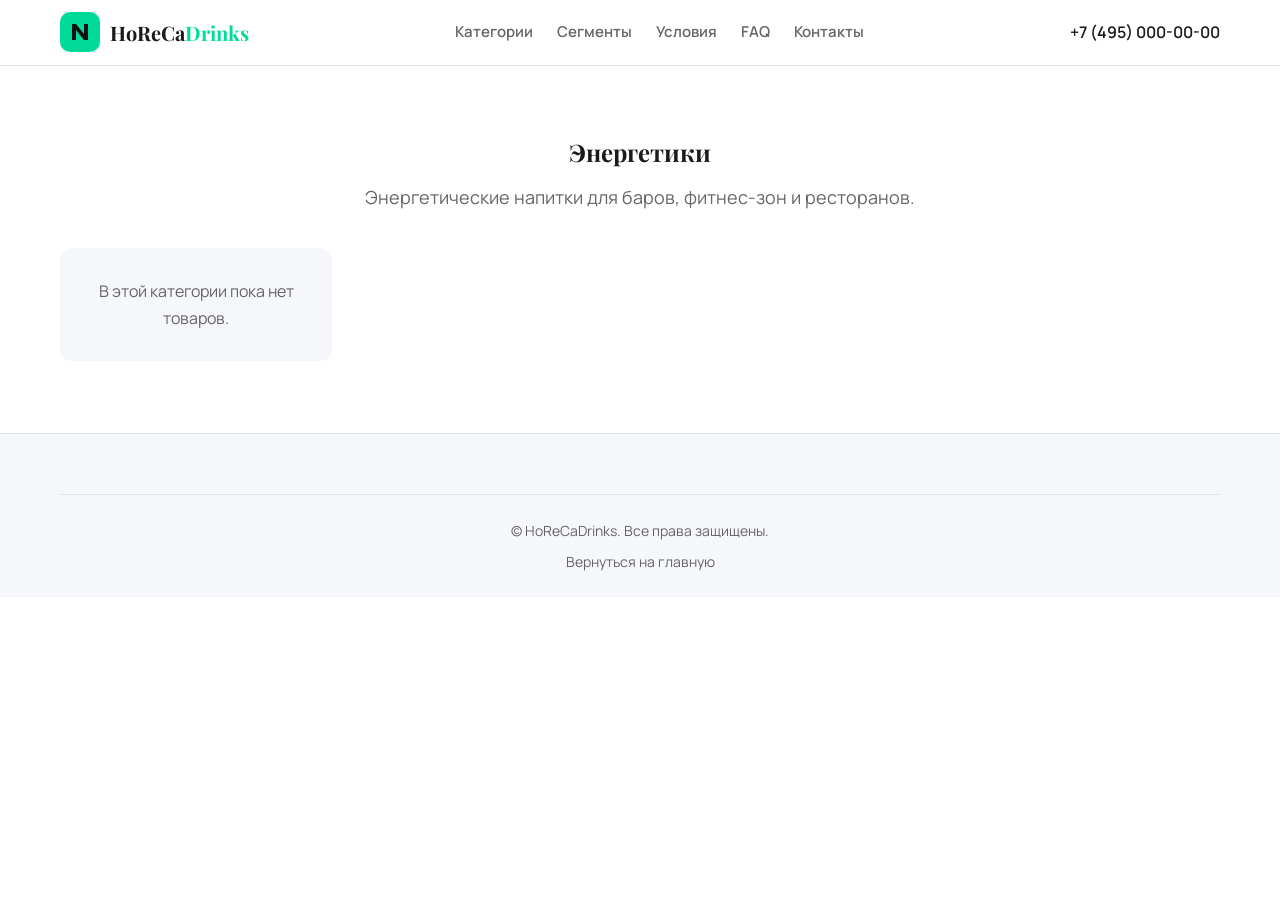
<file: energy.html>
<!DOCTYPE html>
<html lang="ru">
<head>
  <meta charset="UTF-8">
  <meta name="viewport" content="width=device-width, initial-scale=1.0">
  <title>Энергетики — HoReCaDrinks</title>
  <link rel="preconnect" href="https://fonts.googleapis.com">
  <link rel="preconnect" href="https://fonts.gstatic.com" crossorigin>
  <link href="https://fonts.googleapis.com/css2?family=Manrope:wght@400;500;600;700;800&family=Playfair+Display:wght@600;700;800&display=swap" rel="stylesheet">
  <link rel="stylesheet" href="css/style.css">
  <link rel="stylesheet" href="css/catalog.css">
</head>
<body>
  <header class="header" id="header">
    <div class="container header-inner">
      <a href="index.html" class="logo">
        <svg width="40" height="40" viewBox="0 0 40 40" fill="none" aria-hidden="true">
          <rect width="40" height="40" rx="10" fill="#00db99"/>
          <path d="M12 28V12h4l8 10V12h4v16h-4l-8-10v10h-4z" fill="#121212"/>
        </svg>
        <span class="logo-text">HoReCa<span class="logo-accent">Drinks</span></span>
      </a>
      <nav class="nav">
        <a href="index.html#categories">Категории</a>
        <a href="index.html#segments">Сегменты</a>
        <a href="index.html#conditions">Условия</a>
        <a href="index.html#faq">FAQ</a>
        <a href="index.html#contacts">Контакты</a>
      </nav>
      <div class="header-actions">
        <a href="tel:+74950000000" class="header-phone">+7 (495) 000-00-00</a>
      </div>
    </div>
  </header>

  <main>
    <section class="section excel-products-section">
      <div class="container">
        <h1 class="section-title">Энергетики</h1>
        <p class="section-subtitle">Энергетические напитки для баров, фитнес-зон и ресторанов.</p>
        <div class="excel-products-grid" data-excel-products data-excel-category="Энергетики"></div>
      </div>
    </section>
  </main>

  <footer class="footer" id="contacts">
    <div class="container">
      <div class="footer-bottom">
        <p>© <span class="copyright-year"></span> HoReCaDrinks. Все права защищены.</p>
        <p><a href="index.html">Вернуться на главную</a></p>
      </div>
    </div>
  </footer>

  <script src="js/catalog-data.js"></script>
  <script src="js/catalog.js"></script>
</body>
</html>
</file>
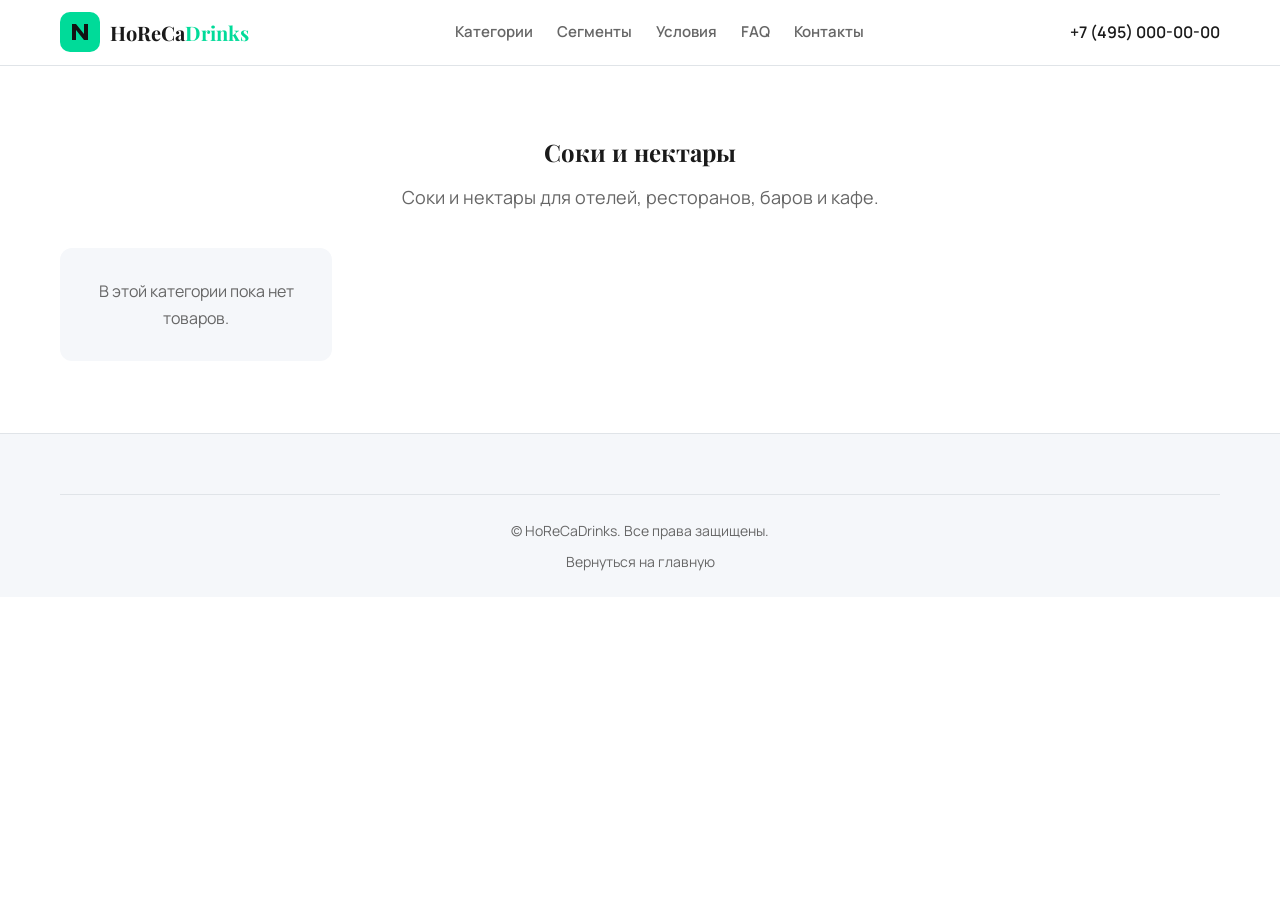
<file: juice.html>
<!DOCTYPE html>
<html lang="ru">
<head>
  <meta charset="UTF-8">
  <meta name="viewport" content="width=device-width, initial-scale=1.0">
  <title>Соки и нектары — HoReCaDrinks</title>
  <link rel="preconnect" href="https://fonts.googleapis.com">
  <link rel="preconnect" href="https://fonts.gstatic.com" crossorigin>
  <link href="https://fonts.googleapis.com/css2?family=Manrope:wght@400;500;600;700;800&family=Playfair+Display:wght@600;700;800&display=swap" rel="stylesheet">
  <link rel="stylesheet" href="css/style.css">
  <link rel="stylesheet" href="css/catalog.css">
</head>
<body>
  <header class="header" id="header">
    <div class="container header-inner">
      <a href="index.html" class="logo">
        <svg width="40" height="40" viewBox="0 0 40 40" fill="none" aria-hidden="true">
          <rect width="40" height="40" rx="10" fill="#00db99"/>
          <path d="M12 28V12h4l8 10V12h4v16h-4l-8-10v10h-4z" fill="#121212"/>
        </svg>
        <span class="logo-text">HoReCa<span class="logo-accent">Drinks</span></span>
      </a>
      <nav class="nav">
        <a href="index.html#categories">Категории</a>
        <a href="index.html#segments">Сегменты</a>
        <a href="index.html#conditions">Условия</a>
        <a href="index.html#faq">FAQ</a>
        <a href="index.html#contacts">Контакты</a>
      </nav>
      <div class="header-actions">
        <a href="tel:+74950000000" class="header-phone">+7 (495) 000-00-00</a>
      </div>
    </div>
  </header>

  <main>
    <section class="section excel-products-section">
      <div class="container">
        <h1 class="section-title">Соки и нектары</h1>
        <p class="section-subtitle">Соки и нектары для отелей, ресторанов, баров и кафе.</p>
        <div class="excel-products-grid" data-excel-products data-excel-category="Соки и нектары"></div>
      </div>
    </section>
  </main>

  <footer class="footer" id="contacts">
    <div class="container">
      <div class="footer-bottom">
        <p>© <span class="copyright-year"></span> HoReCaDrinks. Все права защищены.</p>
        <p><a href="index.html">Вернуться на главную</a></p>
      </div>
    </div>
  </footer>

  <script src="js/catalog-data.js"></script>
  <script src="js/catalog.js"></script>
</body>
</html>
</file>
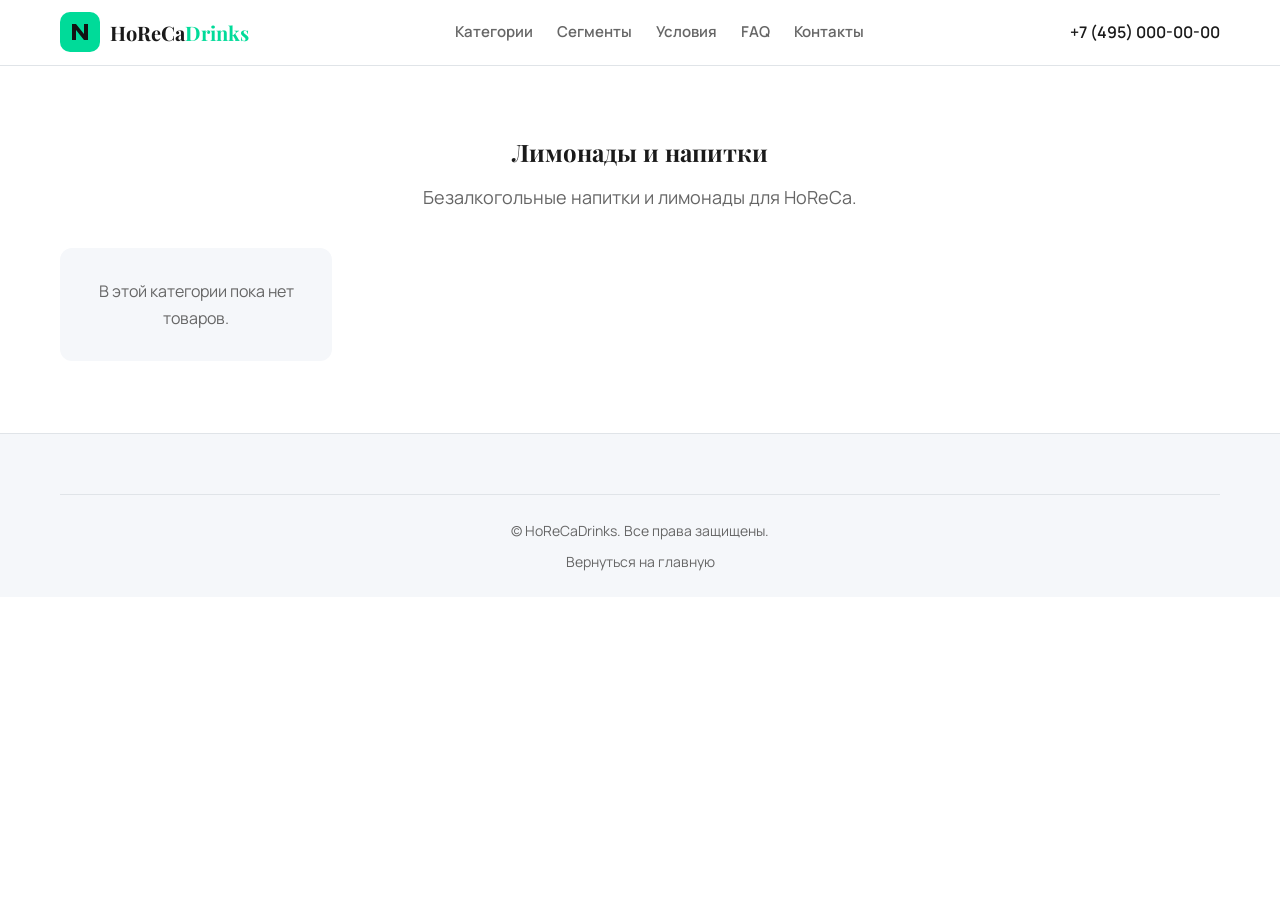
<file: lemonade.html>
<!DOCTYPE html>
<html lang="ru">
<head>
  <meta charset="UTF-8">
  <meta name="viewport" content="width=device-width, initial-scale=1.0">
  <title>Лимонады и напитки — HoReCaDrinks</title>
  <link rel="preconnect" href="https://fonts.googleapis.com">
  <link rel="preconnect" href="https://fonts.gstatic.com" crossorigin>
  <link href="https://fonts.googleapis.com/css2?family=Manrope:wght@400;500;600;700;800&family=Playfair+Display:wght@600;700;800&display=swap" rel="stylesheet">
  <link rel="stylesheet" href="css/style.css">
  <link rel="stylesheet" href="css/catalog.css">
</head>
<body>
  <header class="header" id="header">
    <div class="container header-inner">
      <a href="index.html" class="logo">
        <svg width="40" height="40" viewBox="0 0 40 40" fill="none" aria-hidden="true">
          <rect width="40" height="40" rx="10" fill="#00db99"/>
          <path d="M12 28V12h4l8 10V12h4v16h-4l-8-10v10h-4z" fill="#121212"/>
        </svg>
        <span class="logo-text">HoReCa<span class="logo-accent">Drinks</span></span>
      </a>
      <nav class="nav">
        <a href="index.html#categories">Категории</a>
        <a href="index.html#segments">Сегменты</a>
        <a href="index.html#conditions">Условия</a>
        <a href="index.html#faq">FAQ</a>
        <a href="index.html#contacts">Контакты</a>
      </nav>
      <div class="header-actions">
        <a href="tel:+74950000000" class="header-phone">+7 (495) 000-00-00</a>
      </div>
    </div>
  </header>

  <main>
    <section class="section excel-products-section">
      <div class="container">
        <h1 class="section-title">Лимонады и напитки</h1>
        <p class="section-subtitle">Безалкогольные напитки и лимонады для HoReCa.</p>
        <div class="excel-products-grid" data-excel-products data-excel-category="Лимонады и напитки"></div>
      </div>
    </section>
  </main>

  <footer class="footer" id="contacts">
    <div class="container">
      <div class="footer-bottom">
        <p>© <span class="copyright-year"></span> HoReCaDrinks. Все права защищены.</p>
        <p><a href="index.html">Вернуться на главную</a></p>
      </div>
    </div>
  </footer>

  <script src="js/catalog-data.js"></script>
  <script src="js/catalog.js"></script>
</body>
</html>
</file>
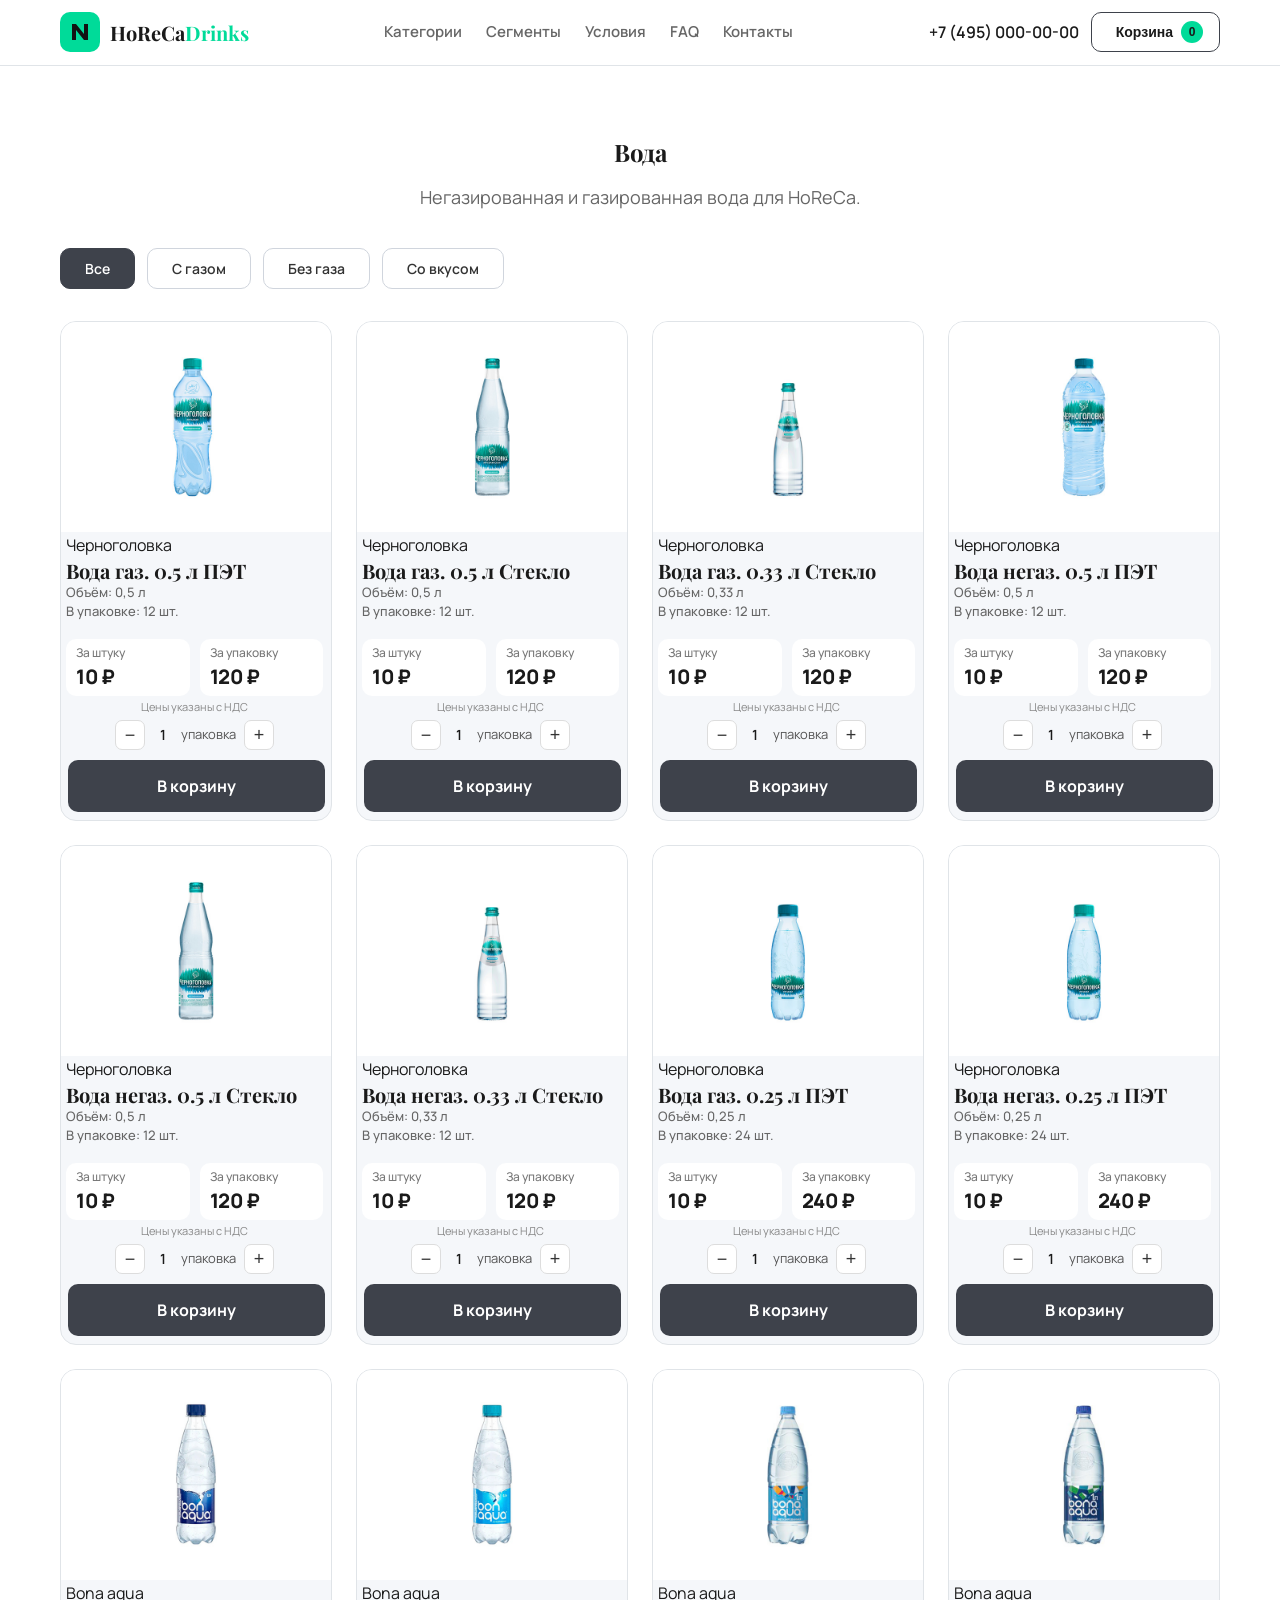
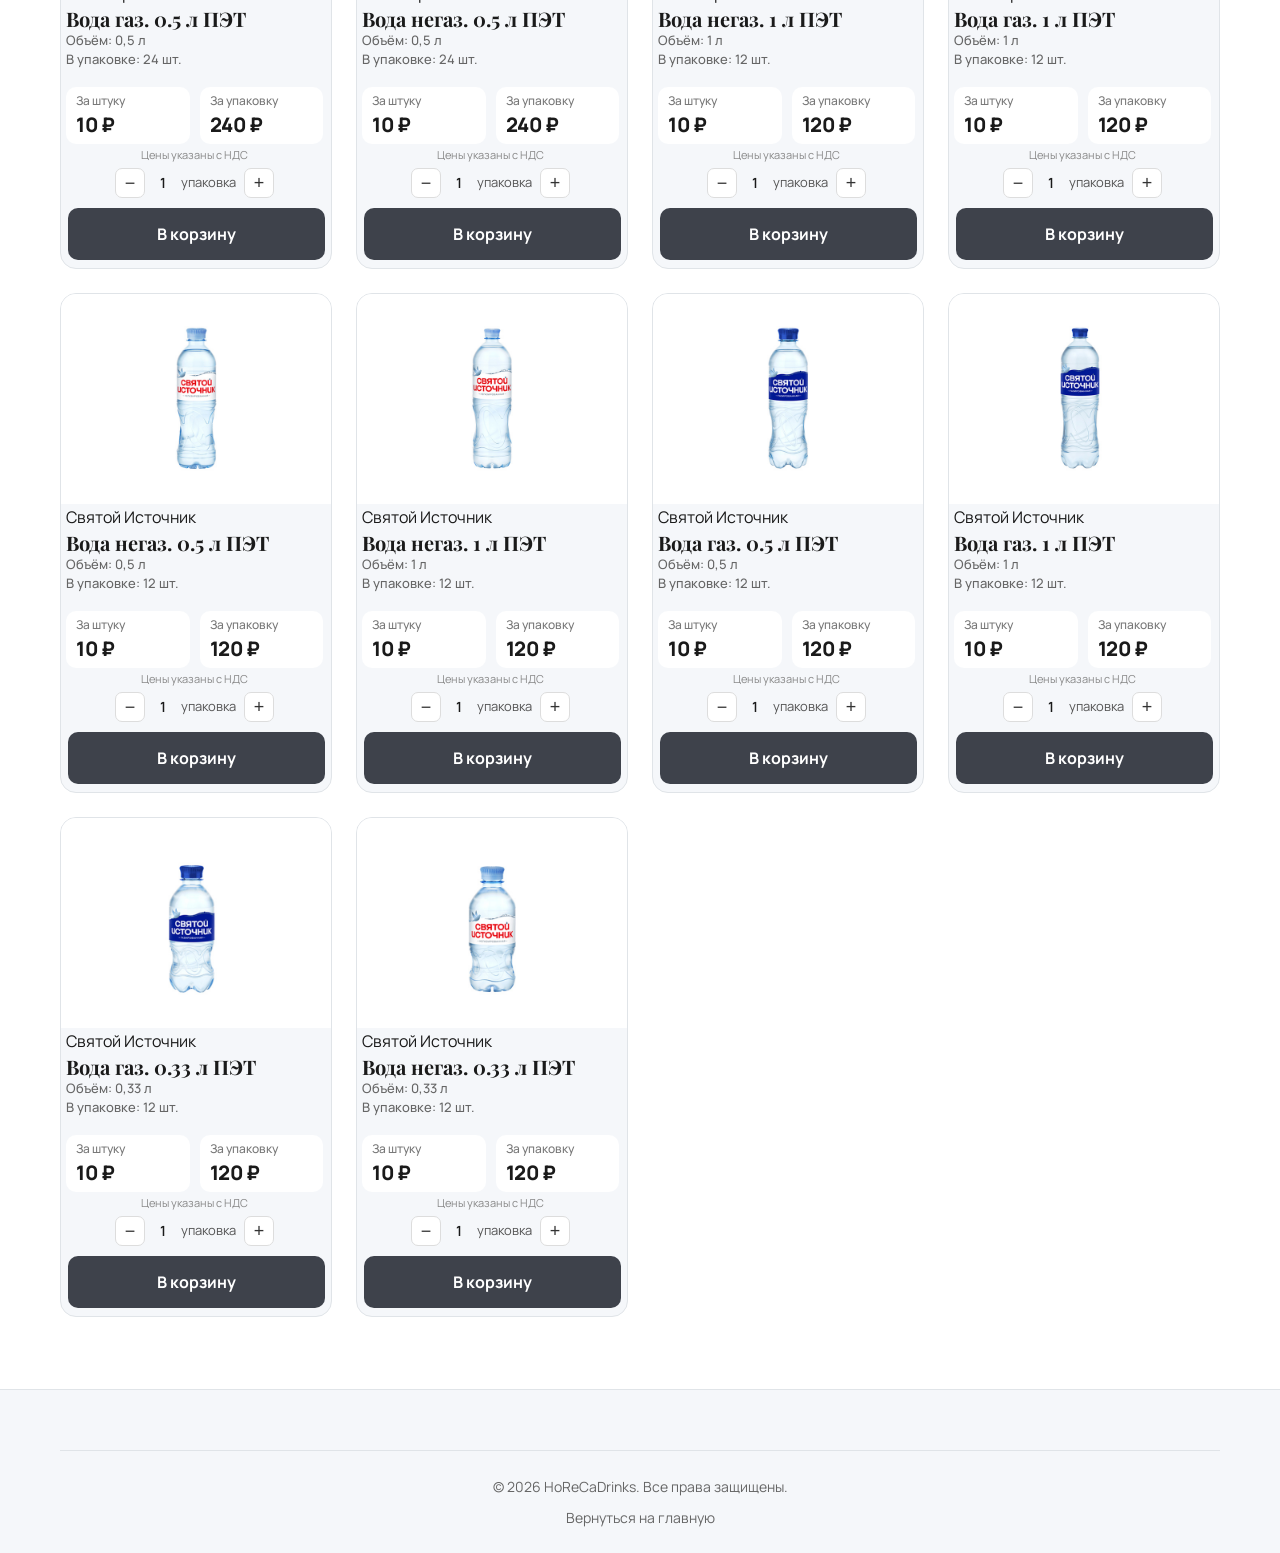
<file: water.html>
<!DOCTYPE html>
<html lang="ru">
<head>
  <meta charset="UTF-8">
  <meta name="viewport" content="width=device-width, initial-scale=1.0">
  <title>Вода — HoReCaDrinks</title>
  <link rel="preconnect" href="https://fonts.googleapis.com">
  <link rel="preconnect" href="https://fonts.gstatic.com" crossorigin>
  <link href="https://fonts.googleapis.com/css2?family=Manrope:wght@400;500;600;700;800&family=Playfair+Display:wght@600;700;800&display=swap" rel="stylesheet">
  <link rel="stylesheet" href="css/style.css">
  <link rel="stylesheet" href="css/catalog.css">
</head>
<body>
  <header class="header" id="header">
    <div class="container header-inner">
      <a href="index.html" class="logo">
        <svg width="40" height="40" viewBox="0 0 40 40" fill="none" aria-hidden="true">
          <rect width="40" height="40" rx="10" fill="#00db99"/>
          <path d="M12 28V12h4l8 10V12h4v16h-4l-8-10v10h-4z" fill="#121212"/>
        </svg>
        <span class="logo-text">HoReCa<span class="logo-accent">Drinks</span></span>
      </a>
      <nav class="nav">
        <a href="index.html#categories">Категории</a>
        <a href="index.html#segments">Сегменты</a>
        <a href="index.html#conditions">Условия</a>
        <a href="index.html#faq">FAQ</a>
        <a href="index.html#contacts">Контакты</a>
      </nav>
      <div class="header-actions">
        <a href="tel:+74950000000" class="header-phone"><i class="fas fa-phone"></i> +7 (495) 000-00-00</a>

        <!-- Кнопка корзины -->
        <button class="header-cart" id="cart-button" aria-label="Открыть корзину">
          <i class="fas fa-shopping-cart"></i>
          <span class="cart-text">Корзина</span>
          <span class="cart-badge" id="cart-count">0</span>
        </button>
      </div>
    </div>
  </header>

  <main>
    <section class="section excel-products-section">
      <div class="container">
        <h1 class="section-title">Вода</h1>
        <p class="section-subtitle">Негазированная и газированная вода для HoReCa.</p>
        <div class="subcategory-filters">
          <button class="subcategory-btn active" data-subcategory="">Все</button>
          <button class="subcategory-btn" data-subcategory="С газом">С газом</button>
          <button class="subcategory-btn" data-subcategory="Без газа">Без газа</button>
          <button class="subcategory-btn" data-subcategory="Со вкусом">Со вкусом</button>
        </div>
        <div class="excel-products-grid" data-excel-products data-excel-category="Вода"></div>
      </div>
    </section>
  </main>
  
  <!-- Боковая корзина -->
  <div class="cart-sidebar" id="cart-sidebar">
    <div class="cart-overlay" id="cart-overlay"></div>
    <div class="cart-panel">
      <div class="cart-header">
        <h2>Ваша корзина</h2>
        <button class="cart-close" id="cart-close">&times;</button>
      </div>
      <button class="cart-clear" id="cart-clear">Очистить корзину</button>
      <div class="cart-items" id="cart-items">
      </div>
      <div class="cart-footer">
        <div class="cart-total">
          <span>Итого:</span>
          <span class="cart-total-right">
            <span id="cart-total-price">0 ₽</span>
            <span class="cart-total-vat">Цена с НДС</span>
          </span>
        </div>
        <form id="order-form" class="order-form">
          <input type="text" name="name" placeholder="Ваше имя" required>
          <input type="tel" name="phone" placeholder="Телефон" required>
          <button type="submit" class="btn btn-primary btn-block">Отправить заказ</button>
          <div id="order-feedback" class="order-feedback"></div>
        </form>
      </div>
    </div>
  </div>

  <footer class="footer" id="contacts">
    <div class="container">
      <div class="footer-bottom">
        <p>© <span class="copyright-year"></span> HoReCaDrinks. Все права защищены.</p>
        <p><a href="index.html">Вернуться на главную</a></p>
      </div>
    </div>
  </footer>

  <script src="js/main.js" defer></script>
  <script src="js/catalog-data.js"></script>
  <script src="js/catalog.js"></script>
</body>
</html>
</file>
<file: css/style.css>
/* ============================================================
   HoReCaDrinks — Лендинг мелкого опта для HoReCa
   Светлая премиальная тема | Mobile-first
   ============================================================ */

/* ---------- Переменные ---------- */
:root {
  --bg-main: #ffffff;          /* фон страницы */
  --bg-card: #f5f7fa;          /* фон карточек */
  --bg-card-hover: #eef1f5;    /* фон карточек при наведении */
  --accent: #00db99;           /* акцентный цвет */
  --accent-dark: #00b37e;      /* акцент при наведении */
  --btn-primary-bg: #2a2f38;   /* нейтральный тёмный фон кнопок */
  --btn-primary-text: #ffffff; /* текст на тёмных кнопках */
  --text-main: #1a1a1a;        /* основной текст (тёмный на светлом) */
  --text-muted: #666666;       /* приглушённый текст */
  --border: #e0e4e8;           /* границы */
  --gold: #d4af37;
  --red: #ff6b6b;

  --container-max: 1200px;
  --radius: 12px;
  --radius-sm: 8px;
  --transition: 0.3s ease;

  --font-main: 'Manrope', sans-serif;
  --font-title: 'Playfair Display', serif;
}

/* ---------- Сброс ---------- */
* {
  margin: 0;
  padding: 0;
  box-sizing: border-box;
}

html {
  scroll-behavior: smooth;
  scroll-padding-top: 80px;
}

body {
  font-family: var(--font-main);
  background: var(--bg-main);
  color: var(--text-main);
  line-height: 1.65;
  overflow-x: hidden;
}

img {
  max-width: 100%;
  display: block;
}

a {
  text-decoration: none;
  color: inherit;
  transition: color var(--transition);
}

ul {
  list-style: none;
}

.container {
  max-width: var(--container-max);
  margin: 0 auto;
  padding: 0 20px;
}

h1, h2, h3, h4 {
  font-family: var(--font-title);
  line-height: 1.2;
  font-weight: 700;
}

h2 {
  font-size: clamp(24px, 4vw, 40px);
}

h3 {
  font-size: 20px;
}

/* ---------- Кнопки ---------- */
.btn {
  display: inline-block;
  padding: 16px 24px;
  font-size: 16px;
  font-weight: 700;
  text-align: center;
  border: none;
  border-radius: var(--radius-sm);
  cursor: pointer;
  transition: transform 0.2s, box-shadow 0.2s, opacity 0.2s, background 0.2s;
  line-height: 1.2;
}

.btn:hover {
  transform: translateY(-2px);
}

.btn:active {
  transform: translateY(0);
}

.btn:focus-visible {
  outline: 3px solid var(--accent);
  outline-offset: 4px;
  box-shadow: 0 0 0 4px rgba(0, 219, 153, 0.25);
}

.btn-primary {
  background: var(--btn-primary-bg);
  color: var(--btn-primary-text);
  border: none;
  box-shadow: 0 4px 12px rgba(0, 0, 0, 0.12);
}

.btn-primary:hover {
  background: #1e232b;
  box-shadow: 0 6px 20px rgba(0, 0, 0, 0.15);
}

.btn-primary:active {
  transform: translateY(0);
  box-shadow: 0 2px 8px rgba(0, 0, 0, 0.15);
}

.btn-secondary {
  display: inline-flex;
  align-items: center;
  justify-content: center;
  gap: 10px;
  width: 100%;             /* на всю ширину родителя */
  max-width: 360px;       /* ограничение на больших экранах */
  padding: 16px 24px;
  font-size: 16px;
  border-radius: 50px;
  background: #ffffff;
  color: #121212;
  border: 1px solid var(--border);
}

.btn-secondary:hover {
  box-shadow: 0 8px 24px rgba(0, 0, 0, 0.1);
}

.btn-outline {
  background: transparent;
  color: var(--text-main);
  border: 2px solid var(--border);
}

.btn-outline:hover {
  border-color: var(--accent);
  color: var(--accent);
}

.btn-telegram {
  display: inline-flex;
  align-items: center;
  justify-content: center;
  gap: 10px;
  width: 100%;             /* на всю ширину родителя (сохранено по прошлой задаче) */
  max-width: 360px;       /* ограничение на больших экранах */
  padding: 16px 24px;
  font-size: 16px;
  border-radius: 50px;     /* форма «капсула» */
  border: none;
  background: #229ed9;
  color: #ffffff;
  box-shadow: 0 4px 12px rgba(34, 158, 217, 0.25);
}

.btn-telegram:hover {
  background: #1d8cc0;
  box-shadow: 0 6px 16px rgba(34, 158, 217, 0.35);
  transform: translateY(-2px);
}

.btn-telegram svg {
  flex-shrink: 0;
  width: 20px;
  height: 20px;
  fill: currentColor;
}

.btn-sm {
  padding: 12px 20px;
  font-size: 14px;
}

.btn-block {
  width: 100%;
  display: block;
}

/* ---------- Бейджи ---------- */
.badge {
  display: inline-block;
  padding: 4px 12px;
  border-radius: 20px;
  font-size: 12px;
  font-weight: 700;
  text-transform: uppercase;
  letter-spacing: 0.5px;
  font-family: var(--font-main);
}

.badge-hot {
  background: var(--red);
  color: #fff;
}

.badge-premium {
  background: var(--gold);
  color: #121212;
}

.badge-hit {
  background: var(--accent);
  color: #121212;
}

.updated-badge {
  display: inline-block;
  padding: 4px 12px;
  border-radius: 20px;
  font-size: 12px;
  font-weight: 600;
  background: rgba(0, 219, 153, 0.15);
  color: var(--accent);
  border: 1px solid rgba(0, 219, 153, 0.3);
  font-family: var(--font-main);
}

/* ---------- Секции ---------- */
.section {
  padding: 60px 0;
}

.section.section-spaced {
  padding: 80px 0;
}

.section-title {
  margin-bottom: 16px;
  text-align: center;
}

.section-subtitle {
  text-align: center;
  color: var(--text-muted);
  max-width: 700px;
  margin: 0 auto 40px;
  font-size: 18px;
}

.accent-text {
  color: var(--accent);
}

/* ============================================================
   ШАПКА
   ============================================================ */
.header {
  position: sticky;
  top: 0;
  z-index: 100;
  background: rgba(255, 255, 255, 0.9);
  backdrop-filter: blur(10px);
  -webkit-backdrop-filter: blur(10px);
  border-bottom: 1px solid var(--border);
  padding: 12px 0;
}

.header-inner {
  display: flex;
  align-items: center;
  justify-content: space-between;
  gap: 20px;
}

.logo {
  display: flex;
  align-items: center;
  gap: 10px;
  flex-shrink: 0;
}

.logo-text {
  font-family: var(--font-title);
  font-size: 20px;
  font-weight: 700;
  color: var(--text-main);
}

.logo-accent {
  color: var(--accent);
}

/* Навигация */
.nav {
  display: none;
  position: fixed;
  top: 64px;
  left: 0;
  right: 0;
  background: var(--bg-main);
  border-bottom: 1px solid var(--border);
  padding: 20px;
  flex-direction: column;
  gap: 16px;
  z-index: 99;
}

.nav.open {
  display: flex;
}

.nav a {
  font-size: 16px;
  font-weight: 600;
  color: var(--text-muted);
  padding: 8px 0;
  border-bottom: 1px solid var(--border);
}

.nav a:hover,
.nav a.active {
  color: var(--accent);
}

/* Шапка: действия */
.header-actions {
  display: flex;
  align-items: center;
  gap: 12px;
}

/* Корзина */
.header-cart {
  display: flex;
  align-items: center;
  gap: 8px;
  background: none;
  border: 1px solid #3E424B;
  border-radius: 10px;
  padding: 8px 16px;
  cursor: pointer;
  color: var(--text-main);
  font-weight: 600;
  font-size: 14px;
  transition: border-color var(--transition), background var(--transition);
}

.header-cart:hover {
  border-color: #1f232b;
  background: var(--bg-card);
}

.header-cart i {
  color: #3E424B;
}

.cart-badge {
  background: var(--accent);
  color: var(--text-main);
  border-radius: 50%;
  width: 22px;
  height: 22px;
  display: flex;
  align-items: center;
  justify-content: center;
  font-size: 12px;
  font-weight: 700;
}

@media (max-width: 480px) {
  .cart-text {
    display: none;
  }
}

.header-phone {
  display: none;
  font-weight: 600;
  color: var(--text-main);
}

.header-phone i {
  color: var(--accent);
}

.header-phone:hover {
  color: var(--accent);
}

.header-actions .btn-sm {
  display: none;
}

/* Бургер */
.burger {
  display: flex;
  flex-direction: column;
  justify-content: center;
  gap: 5px;
  width: 40px;
  height: 40px;
  background: transparent;
  border: 1px solid var(--border);
  border-radius: 8px;
  cursor: pointer;
  padding: 8px;
}

.burger span {
  display: block;
  height: 2px;
  background: var(--text-main);
  border-radius: 2px;
  transition: transform 0.3s, opacity 0.3s;
}

.burger.active span:nth-child(1) {
  transform: translateY(7px) rotate(45deg);
}

.burger.active span:nth-child(2) {
  opacity: 0;
}

.burger.active span:nth-child(3) {
  transform: translateY(-7px) rotate(-45deg);
}

/* ============================================================
   HERO
   ============================================================ */
.hero {
  position: relative;
  padding: 60px 0 40px;
  background: radial-gradient(ellipse at top right, rgba(0, 219, 153, 0.08), transparent 60%);
}

.hero-inner {
  display: grid;
  gap: 40px;
}

.hero-content {
  max-width: 600px;
}

.hero-badge {
  display: inline-block;
  padding: 6px 14px;
  border-radius: 20px;
  font-size: 13px;
  font-weight: 700;
  background: rgba(0, 219, 153, 0.15);
  color: var(--accent);
  border: 1px solid rgba(0, 219, 153, 0.3);
  margin-bottom: 20px;
}

.hero h1 {
  font-size: clamp(32px, 6vw, 56px);
  margin-bottom: 20px;
}

.hero-subtitle {
  font-size: 18px;
  color: var(--text-muted);
  margin-bottom: 32px;
  max-width: 540px;
}

/* Статистика */
.hero-stats {
  display: grid;
  grid-template-columns: repeat(3, 1fr);
  gap: 16px;
  margin-bottom: 32px;
}

.stat {
  background: var(--bg-card);
  border: 1px solid var(--border);
  border-radius: var(--radius);
  padding: 16px;
  text-align: center;
}

.stat-number {
  display: block;
  font-size: clamp(24px, 4vw, 36px);
  font-weight: 800;
  color: var(--accent);
  font-family: var(--font-title);
}

.stat-label {
  display: block;
  font-size: 13px;
  color: var(--text-muted);
  margin-top: 4px;
}

/* Действия Hero */
.hero-actions {
  display: flex;
  flex-direction: column;
  gap: 12px;
  max-width: 420px;
}

.hero-note {
  margin-top: 16px;
  font-size: 14px;
  color: var(--text-muted);
}

.hero-note i {
  color: var(--accent);
}

/* Визуал Hero */
.hero-visual {
  position: relative;
  display: none;
}

.hero-img {
  border-radius: var(--radius);
  width: 100%;
  height: auto;
  object-fit: cover;
  box-shadow: 0 20px 60px rgba(0, 0, 0, 0.15);
}

.hero-card {
  position: absolute;
  background: var(--bg-card);
  border: 1px solid var(--border);
  border-radius: var(--radius);
  padding: 14px 18px;
  display: flex;
  align-items: center;
  gap: 12px;
  box-shadow: 0 10px 30px rgba(0, 0, 0, 0.1);
}

.hero-card i {
  font-size: 24px;
  color: var(--accent);
}

.hero-card strong {
  display: block;
  font-size: 14px;
}

.hero-card span {
  font-size: 12px;
  color: var(--text-muted);
}

.hero-card-1 {
  top: 30px;
  left: -20px;
  animation: float 4s ease-in-out infinite;
  will-change: transform;
}

.hero-card-2 {
  bottom: 50px;
  right: -20px;
  animation: float 4s ease-in-out 2s infinite;
  will-change: transform;
}

@keyframes float {
  0%, 100% { transform: translateY(0); }
  50% { transform: translateY(-10px); }
}

/* ============================================================
   ПРЕИМУЩЕСТВА
   ============================================================ */
.advantages {
  background: var(--bg-card);
  border-top: 1px solid var(--border);
  border-bottom: 1px solid var(--border);
}

.advantages-grid {
  display: grid;
  grid-template-columns: 1fr;
  gap: 20px;
  margin-bottom: 40px;
}

.advantage-card {
  background: var(--bg-main);
  border: 1px solid var(--border);
  border-radius: var(--radius);
  padding: 24px;
  transition: border-color var(--transition), transform var(--transition);
}

.advantage-card:hover {
  border-color: var(--accent);
  transform: translateY(-4px);
}

.advantage-icon {
  width: 52px;
  height: 52px;
  background: rgba(0, 219, 153, 0.12);
  border-radius: 12px;
  display: flex;
  align-items: center;
  justify-content: center;
  margin-bottom: 16px;
}

.advantage-icon i {
  font-size: 22px;
  color: var(--accent);
}

.advantage-card h3 {
  margin-bottom: 8px;
}

.advantage-card p {
  color: var(--text-muted);
  font-size: 15px;
}

.advantages-cta {
  text-align: center;
}

/* ============================================================
   УСЛОВИЯ СОТРУДНИЧЕСТВА
   ============================================================ */
.conditions-grid {
  display: grid;
  grid-template-columns: 1fr;
  gap: 16px;
  margin-bottom: 24px;
}

.condition-item {
  background: var(--bg-card);
  border: 1px solid var(--border);
  border-radius: var(--radius);
  padding: 20px 24px;
  display: flex;
  flex-direction: column;
  gap: 4px;
  transition: border-color var(--transition);
}

.condition-item:hover {
  border-color: var(--accent);
}

.condition-label {
  font-size: 13px;
  text-transform: uppercase;
  letter-spacing: 0.5px;
  color: var(--text-muted);
  font-weight: 600;
}

.condition-value {
  font-size: 18px;
  font-weight: 700;
  color: var(--text-main);
}

.conditions-note {
  background: rgba(0, 219, 153, 0.08);
  border: 1px solid rgba(0, 219, 153, 0.2);
  border-radius: var(--radius);
  padding: 16px 20px;
  font-size: 14px;
  color: var(--text-muted);
  display: flex;
  align-items: flex-start;
  gap: 10px;
}

.conditions-note i {
  color: var(--accent);
  margin-top: 3px;
}

/* ============================================================
   КАТЕГОРИИ ТОВАРОВ
   ============================================================ */
.categories-grid {
  display: grid;
  grid-template-columns: 1fr;
  gap: 24px;
  margin-bottom: 32px;
}

.category-card {
  position: relative;
  background: var(--bg-card);
  border: 1px solid var(--border);
  border-radius: var(--radius);
  overflow: hidden;
  transition: transform var(--transition), border-color var(--transition), box-shadow var(--transition);
}

.category-card:hover {
  transform: translateY(-6px);
  border-color: var(--accent);
  box-shadow: 0 12px 40px rgba(0, 0, 0, 0.12);
}

.category-badge {
  position: absolute;
  z-index: 2;
  top: 16px;
  left: 16px;
}

.category-img {
  position: relative;
  overflow: hidden;
}

.category-img img {
  width: 100%;
  height: 220px;
  object-fit: cover;
  transition: transform 0.4s;
}

.category-card:hover .category-img img {
  transform: scale(1.05);
}

.category-body {
  padding: 24px;
}

.category-body h3 {
  margin-bottom: 8px;
  font-size: 22px;
}

.category-body > p {
  color: var(--text-muted);
  font-size: 15px;
  margin-bottom: 16px;
}

.category-params {
  display: flex;
  flex-direction: column;
  gap: 8px;
}

.category-params li {
  font-size: 14px;
  color: var(--text-main);
  display: flex;
  align-items: center;
  gap: 10px;
}

.category-params i {
  color: var(--accent);
  width: 18px;
  text-align: center;
}

.water-items-grid {
  display: grid;
  grid-template-columns: repeat(auto-fit, minmax(220px, 1fr));
  gap: 20px;
  margin-top: 24px;
}

.water-item-card {
  background: var(--bg-card);
}

.water-item-card .category-body {
  padding: 20px;
}

.water-item-card .category-img img {
  height: 160px;
}

.brands-note {
  background: var(--bg-card);
  border: 1px solid var(--border);
  border-left: 4px solid var(--accent);
  border-radius: var(--radius);
  padding: 20px 24px;
}

.brands-note p {
  font-size: 15px;
  color: var(--text-main);
}

.brands-note i {
  color: var(--accent);
  margin-right: 8px;
}

/* ---------- Карточки товаров (генерируемые) ---------- */
.product-card {
  background: var(--bg-card);
  border: 1px solid var(--border);
  border-radius: var(--radius);
  overflow: hidden;
  transition: transform var(--transition), border-color var(--transition), box-shadow var(--transition);
  display: flex;
  flex-direction: column;
}

.product-card:hover {
  transform: translateY(-6px);
  border-color: var(--accent);
  box-shadow: 0 12px 40px rgba(0, 0, 0, 0.12);
}

.product-img {
  width: 100%;
  height: auto;
  max-height: 200px;
  object-fit: cover;
  border-radius: 8px;
  display: block;
}

.product-image img {
  width: 100%;
  height: auto;
  object-fit: cover;
  display: block;
}

.product-info {
  padding: 20px;
  display: flex;
  flex-direction: column;
  flex: 1;
}

.product-grid {
  display: grid;
  grid-template-columns: repeat(auto-fit, minmax(260px, 1fr));
  gap: 24px;
  margin-top: 40px;
}

.product-card h3 {
  margin: 0 0 10px;
  font-size: 18px;
  color: var(--text-main);
}

.product-card p {
  margin: 8px 0;
  font-size: 14px;
  color: var(--text-muted);
  line-height: 1.5;
}

.prices {
  margin-top: 15px;
}

.prices p {
  margin: 5px 0;
  font-weight: 700;
  color: var(--text-main);
}

.availability {
  margin: 15px 0;
  display: flex;
  justify-content: space-between;
  align-items: center;
  gap: 10px;
  flex-wrap: wrap;
}

.stock-status {
  font-weight: bold;
  color: #28a745;
}

.product-card .badge {
  display: inline-block;
  padding: 5px 10px;
  border-radius: 5px;
  margin-right: 5px;
  font-weight: 700;
  background: rgba(0, 0, 0, 0.05);
  color: var(--text-main);
}

.product-card .badge.хит {
  background: #FFD700;
  color: #333;
}

.product-card .badge.премиум {
  background: #007bff;
  color: #fff;
}

/* Боковая корзина */
.cart-sidebar {
  position: fixed;
  top: 0;
  right: 0;
  width: 100%;
  height: 100%;
  z-index: 1000;
  visibility: hidden;
  transition: visibility 0.3s;
}

.cart-sidebar.open {
  visibility: visible;
}

.cart-overlay {
  position: absolute;
  top: 0;
  left: 0;
  width: 100%;
  height: 100%;
  background: rgba(0, 0, 0, 0.5);
  opacity: 0;
  transition: opacity 0.3s;
}

.cart-sidebar.open .cart-overlay {
  opacity: 1;
}

.cart-panel {
  position: absolute;
  top: 0;
  right: -420px;
  width: 420px;
  height: 100%;
  background: var(--bg-main);
  box-shadow: -5px 0 20px rgba(0, 0, 0, 0.1);
  transition: right 0.3s cubic-bezier(0.4, 0, 0.2, 1);
  display: flex;
  flex-direction: column;
}

.cart-sidebar.open .cart-panel {
  right: 0;
}

.cart-header {
  padding: 20px;
  border-bottom: 1px solid var(--border);
  display: flex;
  justify-content: space-between;
  align-items: center;
}

.cart-close {
  background: none;
  border: none;
  font-size: 28px;
  cursor: pointer;
  color: var(--text-muted);
}

.cart-clear {
  display: block;
  width: calc(100% - 40px);
  margin: 12px 20px 0;
  padding: 8px 0;
  background: none;
  border: none;
  border-bottom: 1px solid var(--border);
  color: #b00020;
  font-size: 13px;
  font-weight: 600;
  cursor: pointer;
  text-align: center;
}

.cart-clear:hover {
  opacity: 0.8;
}

.cart-items {
  flex: 1;
  overflow-y: auto;
  padding: 20px;
}

.cart-item {
  display: flex;
  gap: 15px;
  margin-bottom: 20px;
  padding-bottom: 15px;
  border-bottom: 1px solid var(--border);
}

.cart-item-img {
  width: 60px;
  height: 60px;
  object-fit: cover;
  border-radius: var(--radius-sm);
}

.cart-item-info {
  flex: 1;
}

.cart-item-name {
  font-weight: 700;
  font-size: 14px;
}

.cart-item-price {
  color: var(--accent);
  font-weight: 600;
  font-size: 14px;
}

.cart-item-vat {
  margin-top: 2px;
  margin-bottom: -4px;
  font-size: 11px;
  color: #888;
  text-align: left;
}

.cart-total {
  display: flex;
  justify-content: space-between;
  align-items: baseline;
  gap: 8px;
}

.cart-total-right {
  display: flex;
  align-items: baseline;
  gap: 8px;
}

.cart-total-vat {
  white-space: nowrap;
}

.cart-item-controls {
  display: flex;
  align-items: center;
  gap: 10px;
  margin-top: 5px;
}

.qty-btn {
  background: var(--bg-card);
  border: 1px solid var(--border);
  width: 25px;
  height: 25px;
  border-radius: 4px;
  cursor: pointer;
}

.remove-btn {
  background: none;
  border: none;
  color: var(--red);
  cursor: pointer;
  font-size: 12px;
}

.order-form {
  display: flex;
  flex-direction: column;
  gap: 10px;
}

.order-form input {
  padding: 12px;
  border: 1px solid var(--border);
  border-radius: var(--radius-sm);
  font-family: inherit;
}

.order-feedback {
  margin-top: 10px;
  font-size: 14px;
  text-align: center;
}

.order-feedback.success { color: var(--accent); }
.order-feedback.error { color: var(--red); }

@media (max-width: 480px) {
  .cart-panel {
    width: 100%;
    right: -100%;
  }
}

/* ============================================================
   СЕГМЕНТЫ HoReCa
   ============================================================ */
.segments {
  background: var(--bg-card);
  border-top: 1px solid var(--border);
  border-bottom: 1px solid var(--border);
}

.segments-grid {
  display: grid;
  grid-template-columns: 1fr;
  gap: 20px;
}

.segment-card {
  background: var(--bg-main);
  border: 1px solid var(--border);
  border-radius: var(--radius);
  padding: 28px 24px;
  transition: transform var(--transition), border-color var(--transition);
}

.segment-card:hover {
  transform: translateY(-4px);
  border-color: var(--accent);
}

.segment-icon {
  width: 56px;
  height: 56px;
  background: rgba(0, 219, 153, 0.12);
  border-radius: 14px;
  display: flex;
  align-items: center;
  justify-content: center;
  margin-bottom: 16px;
  color: var(--accent);          /* цвет для SVG с fill="currentColor" */
}

.segment-icon i {
  font-size: 24px;
  color: var(--accent);
}

.segment-card h3 {
  margin-bottom: 10px;
}

.segment-desc {
  color: var(--text-muted);
  font-size: 15px;
  margin-bottom: 14px;
}

.segment-list {
  display: flex;
  flex-wrap: wrap;
  gap: 8px;
}

.segment-list li {
  background: rgba(0, 0, 0, 0.05);
  border: 1px solid var(--border);
  border-radius: 20px;
  padding: 4px 12px;
  font-size: 13px;
  font-weight: 600;
  color: var(--text-muted);
}

/* ============================================================
   КАК МЫ РАБОТАЕМ
   ============================================================ */
.how-grid {
  display: grid;
  grid-template-columns: 1fr;
  gap: 20px;
}

.how-step {
  background: var(--bg-card);
  border: 1px solid var(--border);
  border-radius: var(--radius);
  padding: 28px 24px;
  position: relative;
  transition: border-color var(--transition);
}

.how-step:hover {
  border-color: var(--accent);
}

.step-number {
  position: absolute;
  top: 20px;
  right: 24px;
  font-family: var(--font-title);
  font-size: 48px;
  font-weight: 800;
  color: rgba(0, 219, 153, 0.2);
  line-height: 1;
}

.how-step h3 {
  margin-bottom: 8px;
}

.how-step p {
  color: var(--text-muted);
  font-size: 15px;
  margin-bottom: 12px;
}

.step-time {
  display: inline-flex;
  align-items: center;
  gap: 8px;
  font-size: 13px;
  font-weight: 600;
  color: var(--accent);
  background: rgba(0, 219, 153, 0.1);
  border-radius: 20px;
  padding: 6px 14px;
}

/* ============================================================
   ДЛЯ БУХГАЛТЕРИИ
   ============================================================ */
.accounting {
  background: var(--bg-card);
  border-top: 1px solid var(--border);
  border-bottom: 1px solid var(--border);
}

.accounting-grid {
  display: grid;
  grid-template-columns: 1fr;
  gap: 20px;
  margin-bottom: 40px;
}

.accounting-item {
  background: var(--bg-main);
  border: 1px solid var(--border);
  border-radius: var(--radius);
  padding: 28px 24px;
  text-align: center;
  transition: border-color var(--transition), transform var(--transition);
}

.accounting-item:hover {
  border-color: var(--accent);
  transform: translateY(-4px);
}

.accounting-item i {
  font-size: 32px;
  color: var(--accent);
  margin-bottom: 14px;
}

.accounting-item h3 {
  margin-bottom: 8px;
}

.accounting-item p {
  color: var(--text-muted);
  font-size: 15px;
}

.accounting-cta {
  text-align: center;
}

/* ============================================================
   КЕЙС-ПРИМЕР
   ============================================================ */
.case-card {
  background: var(--bg-card);
  border: 1px solid var(--border);
  border-radius: var(--radius);
  overflow: hidden;
}

.case-header {
  display: flex;
  align-items: center;
  justify-content: space-between;
  flex-wrap: wrap;
  gap: 12px;
  padding: 24px;
  border-bottom: 1px solid var(--border);
  background: var(--bg-card-hover);
}

.case-header h3 {
  font-size: 22px;
}

.case-table {
  padding: 0 24px;
}

.case-row {
  display: grid;
  grid-template-columns: 1fr auto auto;
  gap: 12px;
  padding: 14px 0;
  border-bottom: 1px solid var(--border);
  font-size: 14px;
}

.case-row-head {
  font-weight: 700;
  color: var(--text-muted);
  text-transform: uppercase;
  font-size: 12px;
  letter-spacing: 0.5px;
}

.case-row-total {
  font-weight: 800;
  font-size: 16px;
  border-bottom: none;
  color: var(--accent);
}

.case-row span:nth-child(2),
.case-row span:nth-child(3) {
  text-align: right;
  white-space: nowrap;
}

.case-benefits {
  background: var(--bg-card-hover);
  border-top: 1px solid var(--border);
  padding: 24px;
  display: flex;
  flex-direction: column;
  gap: 16px;
}

.case-benefit {
  display: flex;
  align-items: flex-start;
  gap: 12px;
  font-size: 15px;
}

.case-benefit i {
  color: var(--accent);
  font-size: 20px;
  margin-top: 2px;
}

.case-benefit strong {
  color: var(--text-main);
}

/* ============================================================
   FAQ
   ============================================================ */
.faq-list {
  max-width: 760px;
  margin: 0 auto;
  display: flex;
  flex-direction: column;
  gap: 12px;
}

.faq-item {
  background: var(--bg-card);
  border: 1px solid var(--border);
  border-radius: var(--radius);
  overflow: hidden;
  transition: border-color var(--transition);
}

.faq-item:hover,
.faq-item[open] {
  border-color: var(--accent);
}

.faq-item summary {
  padding: 20px 24px;
  cursor: pointer;
  font-weight: 700;
  font-size: 16px;
  display: flex;
  align-items: center;
  justify-content: space-between;
  gap: 16px;
  list-style: none;
  position: relative;
  padding-right: 56px;
}

.faq-item summary::-webkit-details-marker {
  display: none;
}

.faq-item summary::after {
  content: '+';
  position: absolute;
  right: 24px;
  font-size: 28px;
  font-weight: 400;
  color: var(--accent);
  transition: transform 0.3s;
}

.faq-item[open] summary::after {
  transform: rotate(45deg);
}

.faq-item p {
  padding: 0 24px 20px;
  color: var(--text-muted);
  font-size: 15px;
}

/* ============================================================
   ФОРМА ЗАЯВКИ
   ============================================================ */
.form-section {
  background-color: #f5f7fa;
  background-image: radial-gradient(ellipse at bottom, rgba(0, 219, 153, 0.06), transparent 60%);
}

.form-wrapper {
  display: grid;
  grid-template-columns: minmax(0, 1fr) minmax(360px, 500px);
  gap: 70px;
  align-items: center;
  max-width: 1100px;
  margin: 0 auto;
  padding: 60px;
  background: #ffffff;
  border: 1px solid #e0e4e8;
  border-radius: 20px;
  box-shadow: 0 20px 60px rgba(20, 30, 40, 0.08);
}

.form-info .section-title {
  text-align: left;
  margin-bottom: 18px;
}

.form-info .section-subtitle {
  text-align: left;
  margin: 0 0 30px;
  max-width: 560px;
}

.form-eyebrow {
  display: inline-block;
  margin-bottom: 14px;
  padding: 6px 12px;
  border-radius: 20px;
  background: rgba(0, 219, 153, 0.12);
  color: #00b37e;
  font-size: 13px;
  font-weight: 800;
  text-transform: uppercase;
  letter-spacing: 0.5px;
}

.form-benefits {
  list-style: none;
  display: grid;
  gap: 14px;
  margin: 0;
  padding: 0;
}

.form-benefits li {
  display: flex;
  align-items: center;
  gap: 12px;
  font-size: 15px;
  color: #333333;
}

.form-benefits i {
  display: flex;
  align-items: center;
  justify-content: center;
  width: 24px;
  height: 24px;
  flex: 0 0 24px;
  border-radius: 50%;
  background: #00db99;
  color: #121212;
  font-size: 11px;
}

.form-response-time {
  display: flex;
  align-items: flex-start;
  gap: 12px;
  margin-top: 30px;
  padding: 16px;
  border-radius: 12px;
  background: #f5f7fa;
}

.form-response-time > i {
  margin-top: 3px;
  color: #00b37e;
}

.form-response-time strong {
  display: block;
  margin-bottom: 2px;
  font-size: 14px;
}

.form-response-time span {
  display: block;
  color: #666666;
  font-size: 13px;
}

/* ---------- Сама форма ---------- */
.form {
  background: var(--bg-card);
  border: 1px solid var(--border);
  border-radius: var(--radius);
  padding: 28px 24px;
  display: flex;
  flex-direction: column;
  gap: 18px;
}

.form-group {
  display: flex;
  flex-direction: column;
  gap: 6px;
}

.form-group label {
  font-size: 14px;
  font-weight: 700;
  color: #1a1a1a;
}

.form-group label span {
  color: #e05252;
}

.form-group input,
.form-group select,
.form-group textarea {
  width: 100%;
  min-height: 52px;
  padding: 13px 15px;
  border: 1px solid #d9dee4;
  border-radius: 8px;
  background: #ffffff;
  color: #1a1a1a;
  font-family: inherit;
  font-size: 15px;
  outline: none;
  transition:
    border-color 0.2s,
    box-shadow 0.2s,
    background 0.2s;
}

.form-group input::placeholder,
.form-group textarea::placeholder {
  color: #999999;
}

.form-group input:focus,
.form-group select:focus,
.form-group textarea:focus {
  border-color: #00b37e;
  box-shadow: 0 0 0 3px rgba(0, 219, 153, 0.12);
}

.form-group select {
  appearance: none;
  -webkit-appearance: none;
  background-image: url("data:image/svg+xml,%3Csvg xmlns='http://www.w3.org/2000/svg' width='12' height='8' viewBox='0 0 12 8'%3E%3Cpath d='M1 1l5 5 5-5' stroke='%23666666' stroke-width='2' fill='none' stroke-linecap='round'/%3E%3C/svg%3E");
  background-repeat: no-repeat;
  background-position: right 16px center;
  cursor: pointer;
}

.form-group select option {
  background: var(--bg-card);
  color: var(--text-main);
}

.form-group textarea {
  resize: vertical;
  min-height: 80px;
}

.form-checkbox {
  display: flex;
  flex-direction: row;
  align-items: flex-start;
  gap: 10px;
  margin-top: 2px;
}

.checkbox-label {
  display: flex;
  flex-direction: row;
  align-items: flex-start;
  gap: 10px;
  font-size: 12px;
  font-weight: 400;
  line-height: 1.5;
  color: #666666;
  cursor: pointer;
}

.checkbox-label input {
  width: 17px;
  height: 17px;
  margin-top: 1px;
  flex: 0 0 17px;
  accent-color: #00b37e;
}

.checkbox-label a {
  color: #00a978;
  text-decoration: underline;
}

.btn-block {
  width: 100%;
}

.form-privacy {
  display: flex;
  align-items: center;
  justify-content: center;
  gap: 7px;
  margin: -5px 0 0;
  color: #777777;
  font-size: 12px;
  text-align: center;
}

.form-privacy i {
  color: #00b37e;
}

.form-success {
  display: flex;
  align-items: flex-start;
  gap: 12px;
  margin-top: 5px;
  padding: 16px;
  border-radius: 10px;
  background: rgba(0, 219, 153, 0.1);
  border: 1px solid rgba(0, 219, 153, 0.25);
}

.form-success > i {
  margin-top: 2px;
  color: #00b37e;
  font-size: 20px;
}

.form-success strong {
  display: block;
  margin-bottom: 3px;
}

.form-success p {
  margin: 0;
  color: #555555;
  font-size: 13px;
}

.form-group input.invalid,
.form-group select.invalid,
.form input.is-invalid,
.form select.is-invalid {
  border-color: var(--red);
}

.form-error {
  display: none;
  color: #d33f3f;
  font-size: 12px;
  line-height: 1.4;
}

.form-error:not(:empty) {
  display: block;
}

.form-general-error {
  padding: 14px;
  border-radius: 8px;
  background: #fff1f1;
  border: 1px solid #f0caca;
  color: #b83232;
  font-size: 13px;
  text-align: center;
}

.form button[type="submit"].is-loading {
  position: relative;
  pointer-events: none;
  opacity: 0.75;
}

.form button[type="submit"].is-loading::after {
  content: "";
  display: inline-block;
  width: 15px;
  height: 15px;
  margin-left: 8px;
  vertical-align: -2px;
  border: 2px solid rgba(255,255,255,0.4);
  border-top-color: #ffffff;
  border-radius: 50%;
  animation: form-spinner 0.7s linear infinite;
}

@keyframes form-spinner {
  to {
    transform: rotate(360deg);
  }
}

@media (max-width: 900px) {
  .form-wrapper {
    grid-template-columns: 1fr;
    gap: 40px;
    padding: 40px;
  }

  .form-info .section-title,
  .form-info .section-subtitle {
    text-align: center;
  }

  .form-eyebrow {
    display: block;
    width: fit-content;
    margin-left: auto;
    margin-right: auto;
  }

  .form-benefits,
  .form-response-time {
    max-width: 480px;
    margin-left: auto;
    margin-right: auto;
  }
}

@media (max-width: 600px) {
  .form-wrapper {
    padding: 28px 20px;
    border-radius: 14px;
  }

  .form-info .section-title {
    font-size: 30px;
  }

  .form-info .section-subtitle {
    font-size: 16px;
  }
}

/* ============================================================
   ДОКУМЕНТЫ
   ============================================================ */
.docs-grid {
  display: grid;
  grid-template-columns: 1fr;
  gap: 20px;
}

.doc-card {
  background: var(--bg-card);
  border: 1px solid var(--border);
  border-radius: var(--radius);
  padding: 28px 24px;
  text-align: center;
  display: flex;
  flex-direction: column;
  align-items: center;
  gap: 12px;
  transition: border-color var(--transition), transform var(--transition);
}

.doc-card:hover {
  border-color: var(--accent);
  transform: translateY(-4px);
}

.doc-card > i {
  font-size: 40px;
  color: var(--accent);
}

.doc-card h3 {
  margin-bottom: 0;
}

.doc-card p {
  color: var(--text-muted);
  font-size: 14px;
}

.doc-card .updated-badge {
  margin-top: 4px;
}

.doc-card .btn {
  margin-top: auto;
}

/* ============================================================
   ФУТЕР
   ============================================================ */
.footer {
  background: var(--bg-card);
  border-top: 1px solid var(--border);
  padding: 60px 0 24px;
}

.footer-grid {
  display: grid;
  grid-template-columns: 1fr;
  gap: 32px;
  margin-bottom: 40px;
}

.footer-col {
  display: flex;
  flex-direction: column;
  gap: 10px;
}

.footer-col h4 {
  font-family: var(--font-main);
  font-size: 16px;
  font-weight: 700;
  margin-bottom: 6px;
  color: var(--text-main);
}

.footer-desc {
  color: var(--text-muted);
  font-size: 14px;
}

.footer-col a {
  color: var(--text-muted);
  font-size: 15px;
  display: inline-flex;
  align-items: center;
  gap: 10px;
}

.footer-col a:hover {
  color: var(--accent);
}

.footer-col a i {
  color: var(--accent);
  width: 20px;
  text-align: center;
}

.footer-doc-link {
  font-size: 14px;
}

.footer-bottom {
  border-top: 1px solid var(--border);
  padding-top: 24px;
  display: flex;
  flex-direction: column;
  gap: 8px;
  text-align: center;
}

.footer-bottom p {
  font-size: 14px;
  color: var(--text-muted);
}

.footer-legal {
  font-size: 12px;
  color: var(--text-muted);
  opacity: 0.7;
}

/* ============================================================
   АНИМАЦИИ ПОЯВЛЕНИЯ (reveal)
   ============================================================ */
.reveal {
  opacity: 0;
  transform: translateY(30px);
  transition: opacity 0.6s ease, transform 0.6s ease;
}

.reveal.visible {
  opacity: 1;
  transform: translateY(0);
}

.reveal-delay-1 { transition-delay: 0.1s; }
.reveal-delay-2 { transition-delay: 0.2s; }
.reveal-delay-3 { transition-delay: 0.3s; }

/* ============================================================
   МЕДИАЗАПРОСЫ (Mobile-first)
   ============================================================ */

/* --- Планшеты (≥ 480px) --- */
@media (min-width: 480px) {
  .hero-actions {
    flex-direction: row;
  }

  .hero-actions .btn {
    flex: 1;
  }

  .conditions-grid {
    grid-template-columns: repeat(2, 1fr);
  }

  .accounting-grid {
    grid-template-columns: repeat(2, 1fr);
  }

  .docs-grid {
    grid-template-columns: repeat(2, 1fr);
  }
}

/* --- Промежуточный адаптив (≥ 600px) --- */
@media (min-width: 600px) {
  .hero-inner {
    grid-template-columns: 1fr 1fr;
  }

  .advantages-grid {
    grid-template-columns: repeat(2, 1fr);
  }
}

/* --- Планшеты (≥ 768px) --- */
@media (min-width: 768px) {
  .section {
    padding: 80px 0;
  }

  .nav {
    display: flex;
    position: static;
    flex-direction: row;
    gap: 24px;
    background: transparent;
    border-bottom: none;
    padding: 0;
  }

  .nav a {
    border-bottom: none;
    padding: 8px 0;
    font-size: 15px;
  }

  .burger {
    display: none;
  }

  .header-actions .btn-sm {
    display: inline-block;
  }

  .header-actions .btn-sm .btn {
    padding: 12px 20px;
    font-size: 14px;
  }

  .hero {
    padding: 80px 0 60px;
  }

  .hero-inner {
    grid-template-columns: 1fr 1fr;
    align-items: center;
    gap: 40px;
  }

  .hero-visual {
    display: block;
  }

  .advantages-grid {
    grid-template-columns: repeat(2, 1fr);
  }

  .categories-grid {
    grid-template-columns: repeat(2, 1fr);
  }

  .segments-grid {
    grid-template-columns: repeat(2, 1fr);
  }

  .how-grid {
    grid-template-columns: repeat(2, 1fr);
  }

  .form-wrapper {
    grid-template-columns: 1fr 1fr;
    align-items: start;
  }

  .footer-grid {
    grid-template-columns: repeat(2, 1fr);
  }
}

/* --- Ноутбуки (≥ 1024px) --- */
@media (min-width: 1024px) {
  .header-phone {
    display: inline-block;
  }

  .advantages-grid {
    grid-template-columns: repeat(3, 1fr);
  }

  .categories-grid {
    grid-template-columns: repeat(4, 1fr);
  }

  .segments-grid {
    grid-template-columns: repeat(3, 1fr);
  }

  .how-grid {
    grid-template-columns: repeat(4, 1fr);
  }

  .accounting-grid {
    grid-template-columns: repeat(3, 1fr);
  }

  .docs-grid {
    grid-template-columns: repeat(3, 1fr);
  }

  .footer-grid {
    grid-template-columns: 2fr 1fr 1fr 1.2fr;
  }

  .condition-item {
    flex-direction: row;
    align-items: center;
    justify-content: space-between;
  }
}

/* --- Десктоп (≥ 1280px) --- */
@media (min-width: 1280px) {
  .hero {
    padding: 100px 0 80px;
  }

  .hero h1 {
    font-size: 56px;
  }
}

/* --- Уменьшение движения (доступность) --- */
@media (prefers-reduced-motion: reduce) {
  *,
  *::before,
  *::after {
    animation-duration: 0.01ms !important;
    animation-iteration-count: 1 !important;
    transition-duration: 0.01ms !important;
    scroll-behavior: auto !important;
  }
}
</file>
<file: css/catalog.css>
.excel-products-section { padding: 72px 0; }
.excel-products-section .section-subtitle { margin-bottom: 36px; }

.subcategory-filters {
  display: flex;
  gap: 12px;
  margin-bottom: 32px;
  flex-wrap: wrap;
}

.subcategory-btn {
  padding: 10px 24px;
  border: 1px solid #d0d5dd;
  border-radius: 10px;
  background: #fff;
  color: #333;
  font-family: 'Manrope', sans-serif;
  font-size: 14px;
  font-weight: 600;
  cursor: pointer;
  transition: all 0.2s;
}

.subcategory-btn:hover {
  border-color: #3E424B;
  background: #f5f7fa;
}

.subcategory-btn.active {
  background: #3E424B;
  color: #fff;
  border-color: #3E424B;
}
.excel-products-grid {
  display: grid;
  grid-template-columns: repeat(4, minmax(0, 1fr));
  gap: 24px;
}
.excel-product-card {
  background: #f5f7fa;
  border: 1px solid #e0e4e8;
  border-radius: 16px;
  overflow: hidden;
  transition: transform .2s, box-shadow .2s;

  height: 500px;
  display: flex;
  flex-direction: column;
}

.excel-product-body {
  padding-left: 5px;
  padding-right: 8px;
}

.excel-product-card:hover {
  transform: translateY(-4px);
  box-shadow: 0 14px 34px rgba(0,0,0,.09);
}

/* Одинаковая область для всех фотографий */
.excel-product-image {
  height: 210px;
  min-height: 210px;
  padding: 15px;
  background: #fff;

  display: flex;
  align-items: center;
  justify-content: center;

  box-sizing: border-box;
  overflow: hidden;
}

/* Все изображения находятся в одинаковой области */
.excel-product-img {
  width: 100%;
  height: 100%;
  object-fit: contain;
  object-position: center center;
  display: block;
}
.excel-product-meta {
  color: #666;
  font-family: 'Manrope', sans-serif;
  font-size: 13px;
  line-height: 1.5;
  font-weight: 500;
  margin-top: 0;
}
  .excel-product-meta:last-of-type {
  min-height: 20px;
}
.excel-product-description { margin-top: 10px; color: #666; font-size: 14px; }
.excel-product-prices {
  display: grid;
  grid-template-columns: 1fr 1fr;
  gap: 10px;
  margin-top: 12px;
  padding-top: 5px;
}
.excel-product-vat {
  margin-top: 2px;
  margin-bottom: -4px;
  font-size: 11px;
  color: #888;
  text-align: center;
}
.excel-product-prices div {
  background: #fff;
  border-radius: 10px;
  padding: 4px 10px;
}
.excel-product-prices span {
  display: block;
  color: #777;
  font-family: 'Manrope', sans-serif;
  font-size: 12px;
  font-weight: 500;
  margin-bottom: 3px;
}.excel-product-prices strong {
  font-family: 'Manrope', sans-serif;
  font-size: 20px;
  line-height: 1.2;
  font-weight: 800;
  letter-spacing: -0.3px;
}
.excel-product-bottom {
  display: flex;
  justify-content: space-between;
  align-items: center;
  gap: 8px;
  margin-top: auto;
  padding-top: 16px;
  flex-shrink: 0;
}
.excel-product-status { color: #00a978; font-size: 13px; font-weight: 700; }
.excel-product-badges { display: flex; gap: 5px; flex-wrap: wrap; justify-content: flex-end; }
.excel-badge {
  display: inline-block;
  padding: 4px 9px;
  border-radius: 20px;
  font-size: 10px;
  font-weight: 800;
}
.excel-badge-hit { background: #00db99; color: #121212; }
.excel-badge-premium { background: #d4af37; color: #121212; }
.excel-empty {
  padding: 30px;
  background: #f5f7fa;
  border-radius: 12px;
  text-align: center;
  color: #666;
}
@media (max-width: 1000px) {
  .excel-products-grid { grid-template-columns: repeat(2, minmax(0, 1fr)); }
}
@media (max-width: 600px) {
  .excel-products-grid { grid-template-columns: 1fr; }
  .excel-product-image { height: 220px; }
}
.excel-product-cart {
  background-color: #3E424B;
  border: none;
  color: white;
  padding: 15px 32px;
  text-align: center;
  text-decoration: none;
  display: inline-block;
  font-size: 16px;
  margin: 4px 2px;
  cursor: pointer;
  transition: background-color 0.15s, transform 0.1s;
  width: 100%;
  border-radius: 10px;
  font-family: 'Manrope', sans-serif;
  font-weight: 700;
  margin-top: 12px;
}

.excel-product-cart:hover {
  background: #1f232b;
  color: #ffffff;
}

.excel-product-cart:active {
  background: #1f232b;
  transform: translateY(2px);
}

.excel-product-cart.in-cart {
  background: #1f232b;
  color: #ffffff;
}

.btn-cart {
  background-color: #3E424B;
  border: none;
  color: white;
  padding: 15px 32px;
  text-align: center;
  text-decoration: none;
  display: inline-block;
  font-size: 16px;
  margin: 4px 2px;
  cursor: pointer;
  transition: background-color 0.15s, transform 0.1s;
  width: 100%;
  border-radius: 10px;
  font-family: 'Manrope', sans-serif;
  font-weight: 700;
  margin-top: 12px;
}

.btn-cart:hover {
  background: #1f232b;
  color: #ffffff;
}

.btn-cart:active {
  background: #1f232b;
  transform: translateY(2px);
}

.btn-cart.in-cart {
  background: #1f232b;
  color: #ffffff;
}

/* Количество упаковок */
.excel-product-quantity {
  display: flex !important;
  align-items: center !important;
  justify-content: center !important;
  gap: 8px !important;
  margin-top: 2px !important;
  height: 34px !important;
  transform: translateY(4px) !important;
}

.excel-product-qty-minus,
.excel-product-qty-plus {
  display: flex !important;
  align-items: center !important;
  justify-content: center !important;
  width: 30px !important;
  height: 30px !important;
  padding: 0 !important;
  border: 1px solid #ddd !important;
  border-radius: 7px !important;
  background: #fff !important;
  color: #333 !important;
  font-size: 18px !important;
  line-height: 1 !important;
  cursor: pointer !important;
}

.excel-product-qty-minus:hover,
.excel-product-qty-plus:hover {
  background: #f5f5f5 !important;
}

.excel-product-qty-value {
  min-width: 20px !important;
  text-align: center !important;
  font-size: 14px !important;
  font-weight: 600 !important;
}

.excel-product-qty-label {
  font-size: 13px !important;
  color: #555 !important;
}
</file>
